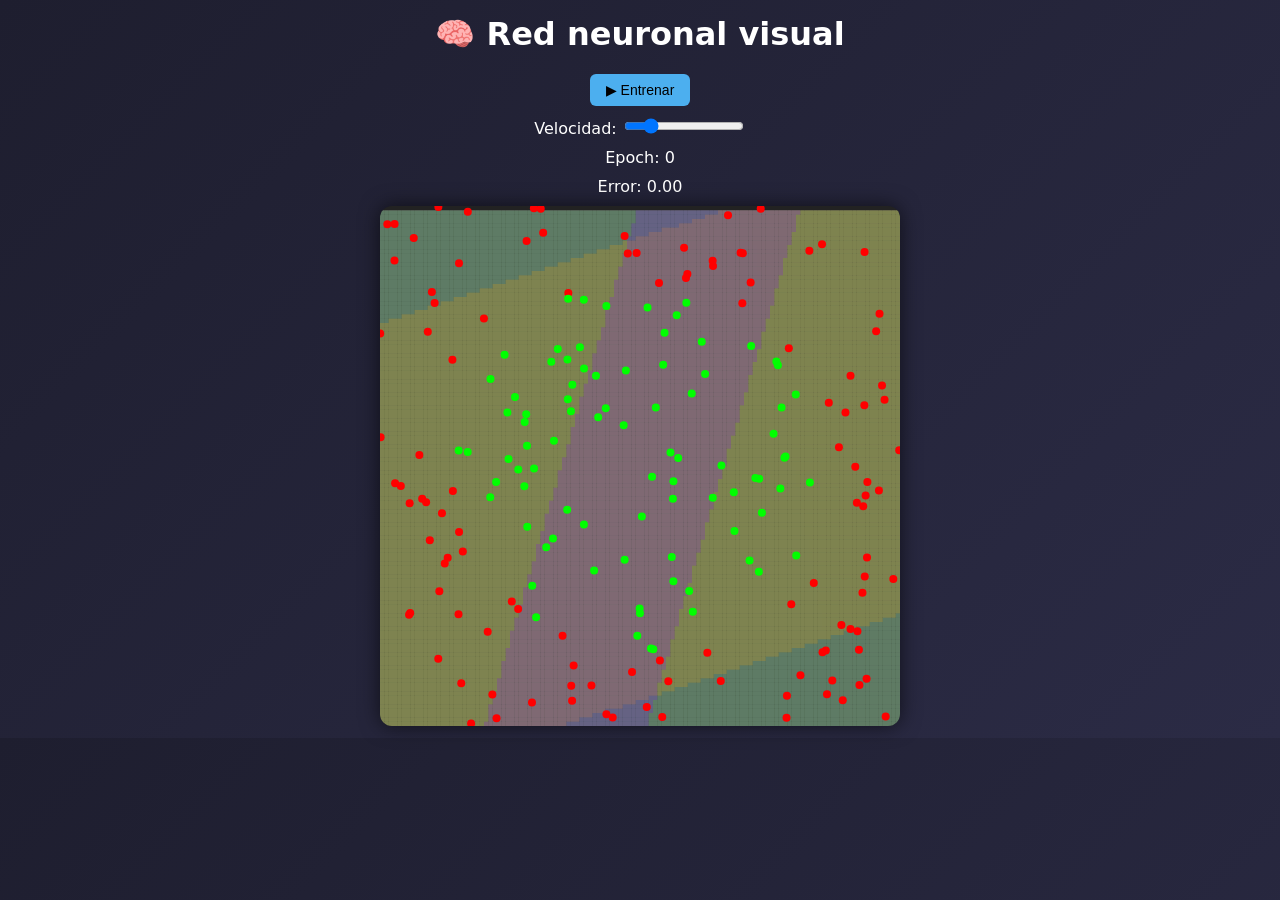
<file: Capa de Neuronas/visual/index.html>
<!DOCTYPE html>
<html lang="es">
<head>
  <meta charset="UTF-8">
  <title>Red neuronal visual interactiva</title>
  <link rel="stylesheet" href="style.css">
</head>
<body>

<h1>🧠 Red neuronal visual</h1>

<div class="panel">
  <button id="toggle">▶ Entrenar</button>
  <label>
    Velocidad:
    <input type="range" id="speed" min="1" max="50" value="10">
  </label>
  <span id="epoch">Epoch: 0</span>
  <span id="error">Error: 0.00</span>
</div>

<canvas id="canvas" width="520" height="520"></canvas>

<script src="script.js"></script>
</body>
</html>
</file>
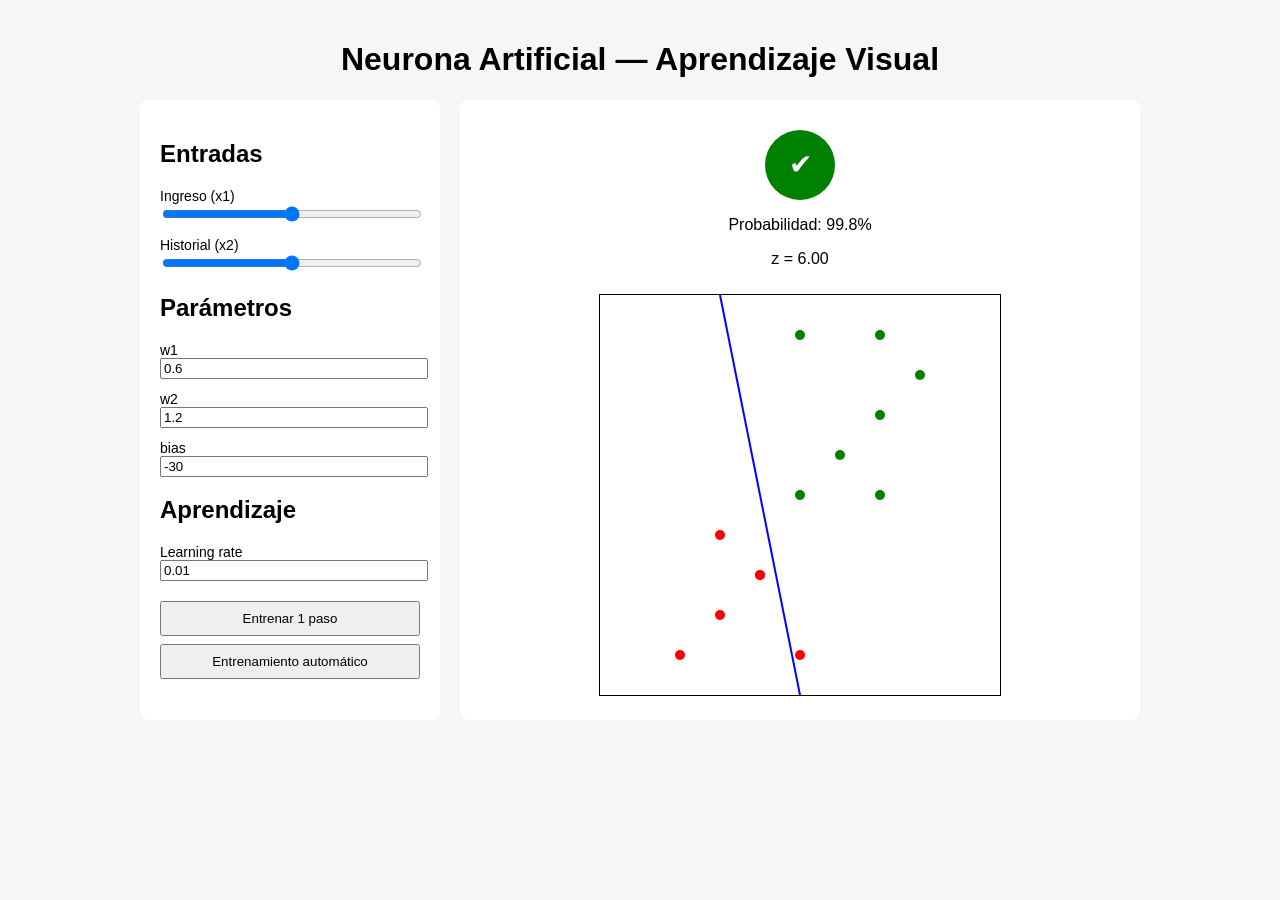
<file: Neurona/visual/index.html>
<!DOCTYPE html>
<html lang="es">
<head>
  <meta charset="UTF-8">
  <title>Neurona Artificial - Visualización</title>
  <link rel="stylesheet" href="style.css">
</head>
<body>

<h1>Neurona Artificial — Aprendizaje Visual</h1>

<div class="container">

  <!-- Panel de controles -->
  <div class="panel">

    <h2>Entradas</h2>
    <label>
      Ingreso (x1)
      <input type="range" min="0" max="100" value="50" id="x1">
    </label>

    <label>
      Historial (x2)
      <input type="range" min="0" max="10" value="5" id="x2">
    </label>

    <h2>Parámetros</h2>
    <label>w1 <input type="number" step="0.1" value="0.6" id="w1"></label>
    <label>w2 <input type="number" step="0.1" value="1.2" id="w2"></label>
    <label>bias <input type="number" step="0.1" value="-30" id="bias"></label>

    <h2>Aprendizaje</h2>
    <label>
      Learning rate
      <input type="number" step="0.001" value="0.01" id="lr">
    </label>

    <button id="trainBtn">Entrenar 1 paso</button>
    <button id="autoTrainBtn">Entrenamiento automático</button>

  </div>

  <!-- Panel visual -->
  <div class="visual">

    <div id="circle">?</div>
    <p id="result"></p>
    <p id="zValue"></p>

    <canvas id="canvas" width="400" height="400"></canvas>

  </div>

</div>

<script src="script_sigmoid.js"></script>
</body>
</html>
</file>
<file: Capa de Neuronas/visual/style.css>
body {
  font-family: system-ui, sans-serif;
  background: linear-gradient(135deg, #1e1e2f, #2b2b45);
  color: white;
  text-align: center;
}

h1 { margin-top: 15px; }

.panel {
  display: flex;
  flex-direction: column;
  align-items: center;
  gap: 10px;
  margin-bottom: 10px;
}

button {
  background: #4cafef;
  border: none;
  padding: 8px 16px;
  font-size: 14px;
  border-radius: 6px;
  cursor: pointer;
}

button:hover { background: #3b9edc; }

input[type="range"] { width: 120px; }

canvas {
  background: #222;
  border-radius: 12px;
  box-shadow: 0 0 20px rgba(0,0,0,0.6);
}
</file>
<file: Neurona/visual/style.css>
body {
  font-family: Arial, sans-serif;
  background: #f4f6f8;
  margin: 0;
  padding: 20px;
}

h1 {
  text-align: center;
}

.container {
  display: grid;
  grid-template-columns: 300px 1fr;
  gap: 20px;
  max-width: 1000px;
  margin: auto;
}

.panel {
  background: white;
  padding: 20px;
  border-radius: 8px;
}

.panel label {
  display: block;
  margin-bottom: 12px;
  font-size: 14px;
}

.panel input {
  width: 100%;
}

.panel button {
  width: 100%;
  padding: 8px;
  margin-top: 8px;
  cursor: pointer;
}

.visual {
  background: white;
  padding: 20px;
  border-radius: 8px;
  text-align: center;
}

#circle {
  width: 70px;
  height: 70px;
  border-radius: 50%;
  background: gray;
  color: white;
  font-size: 28px;
  display: flex;
  align-items: center;
  justify-content: center;
  margin: 10px auto;
}

canvas {
  border: 1px solid #000;
  margin-top: 10px;
}
</file>
